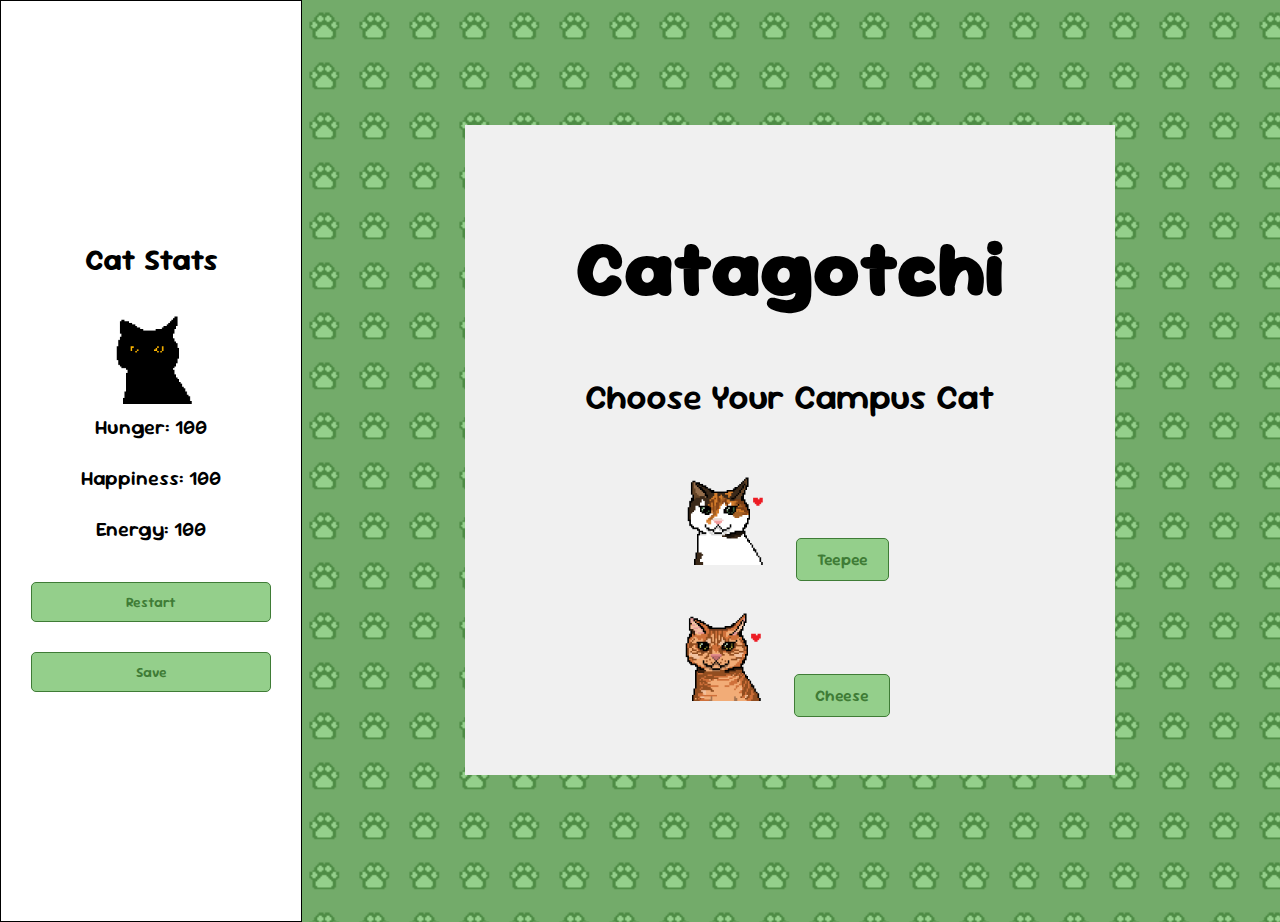
<file: index.html>
<!DOCTYPE html>
<html lang="en">
<head>
    <meta charset="UTF-8">
    <meta name="viewport" content="width=device-width, initial-scale=1.0">
    <link rel="icon" type="image/x-icon" href="teepee-smile.png">
    <link rel="preconnect" href="https://fonts.googleapis.com">
    <link rel="preconnect" href="https://fonts.gstatic.com" crossorigin>
    <link href="https://fonts.googleapis.com/css2?family=Sour+Gummy:ital,wght@0,100..900;1,100..900&display=swap" rel="stylesheet">
    <link rel="stylesheet" href="styles.css">
    <title>Virtual Pet Simulator</title>
</head>
<body>
    <div class="stats-box">
        <h3>Cat Stats</h3>
        <div>
            <img id="stats-image" src="big-mystery.png" alt="Mystery Cat" width="100">
        </div>
        <p id="stat-hunger">Hunger: 100</p>
        <p id="stat-happiness">Happiness: 100</p>
        <p id="stat-energy">Energy: 100</p>
        <button onclick="location.reload()">Restart</button>
        <button onclick="">Save</button>
    </div>
    <div class="content-container">
        <div id="start-screen">
            <h1>Catagotchi</h1>
            <h4>Choose Your Campus Cat</h4>
            <div>
                <img id="select_img" src="big-teepee.png" alt="Teepee" width="100">
                <button onclick="startGame('Teepee')">Teepee</button>
            </div>
            <div>
                <img id="select_img" src="big-cheese.png" alt="Cheese" width="100">
                <button onclick="startGame('Cheese')">Cheese</button>
            </div>
        </div>

        <div id="game-screen" class="hidden">
            <div class="game-container">
                <h2 id="pet-name"></h2>
                <div class="pet-container">
                    <div class="background-container" id="background-container">
                        <img id="background-image" src="tamagotchi-frame.png" alt="Background" width="375" height="500">
                        <div class="text-box" id="text-box">Your pet is happy and healthy!</div>
                    </div>
                </div>
                <div class="needs">
                    <div>Hunger <div class="bar"><div id="hunger-bar" class="bar-fill"></div></div></div>
                    <div>Happiness <div class="bar"><div id="happiness-bar" class="bar-fill"></div></div></div>
                    <div>Energy <div class="bar"><div id="energy-bar" class="bar-fill"></div></div></div>
                </div>
                <button onclick="feedPet()">Feed</button>
                <button onclick="playWithPet()">Play</button>
                <button onclick="restPet()">Rest</button>
            </div>
        </div>

        <div id="lose-screen" class="hidden">
            <h1>Game Over</h1>
            <h2>Your cat has left forever...</h2>
            <button onclick="location.reload()">Play Again</button>
        </div>
    </div>
    <script src="scripts.js"></script>
</body>
</html>
</file>
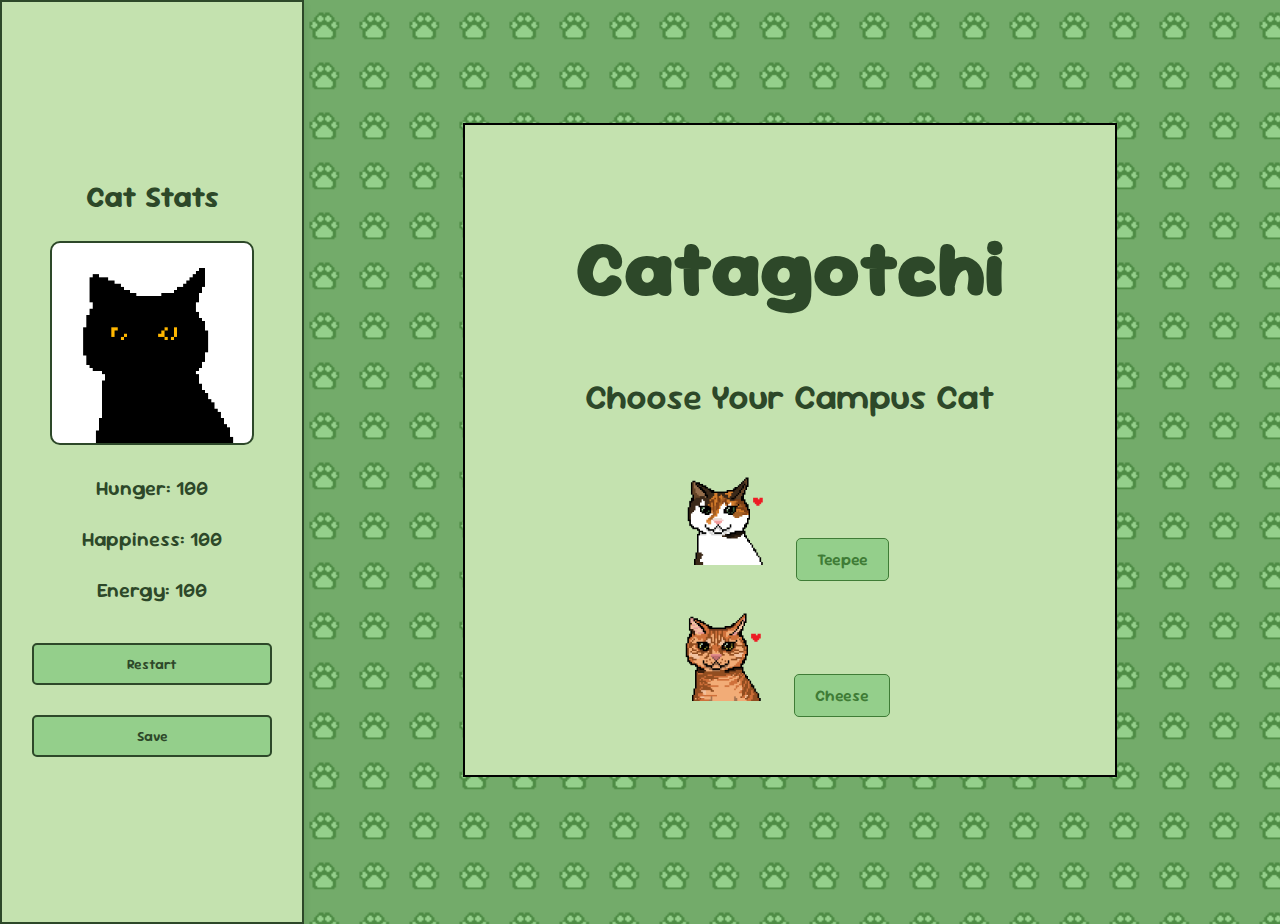
<file: src/index.html>
<!DOCTYPE html>
<html lang="en">
<head>
    <meta charset="UTF-8">
    <meta name="viewport" content="width=device-width, initial-scale=1.0">
    <link rel="icon" type="image/x-icon" href="../images/teepee-smile.png">
    <link rel="preconnect" href="https://fonts.googleapis.com">
    <link rel="preconnect" href="https://fonts.gstatic.com" crossorigin>
    <link href="https://fonts.googleapis.com/css2?family=Sour+Gummy:ital,wght@0,100..900;1,100..900&display=swap" rel="stylesheet">
    <link rel="stylesheet" href="./styles.css">
    <title>Virtual Pet Simulator</title>
</head>
<body>
    <audio id="background-music" src="../sounds/spring_thing.mp3" loop></audio>
    <div class="stats-box">
        <h3 id="stat-name">Cat Stats</h3>
        <div>
            <img id="stats-image" src="../images/big-mystery.png" alt="Mystery Cat">
        </div>
        <p id="stat-hunger">Hunger: 100</p>
        <p id="stat-happiness">Happiness: 100</p>
        <p id="stat-energy">Energy: 100</p>
        <button onclick="location.reload()">Restart</button>
        <button onclick="">Save</button>
    </div>
    <audio id="select-sound" src="../sounds/meowing_cat.mp3"></audio>
    <div class="content-container">
        <div id="start-screen">
            <h1>Catagotchi</h1>
            <h4>Choose Your Campus Cat</h4>
            <div>
                <img id="select_img" src="../images/big-teepee.png" alt="Teepee" width="100">
                <button onclick="playSoundAndStartGame('Teepee')">Teepee</button>
            </div>
            <div>
                <img id="select_img" src="../images/big-cheese.png" alt="Cheese" width="100">
                <button onclick="playSoundAndStartGame('Cheese')">Cheese</button>
            </div>
        </div>

        <div id="game-screen" class="hidden">
            <div class="game-container">
                <h2 id="pet-name"></h2>
                <div class="pet-container">
                    <div class="background-container" id="background-container">
                        <img id="background-image" src="../images/tamagotchi-frame.png" alt="Background" width="375" height="500">
                        <img id="pet-animation" src="../animations/TP_blink.gif" alt="Cat Animation" width="157.5" height="157.5">
                        <div class="text-box" id="text-box">Your pet is happy and healthy!</div>
                    </div>
                </div>
                <div class="needs">
                    <div>Hunger <div class="bar"><div id="hunger-bar" class="bar-fill"></div></div></div>
                    <div>Happiness <div class="bar"><div id="happiness-bar" class="bar-fill"></div></div></div>
                    <div>Energy <div class="bar"><div id="energy-bar" class="bar-fill"></div></div></div>
                </div>
                <button onclick="feedPet()" class="action-button">Feed</button>
                <button onclick="playWithPet()" class="action-button">Play</button>
                <button onclick="restPet()" class="action-button">Rest</button>
            </div>
        </div>

        <div id="lose-screen" class="hidden">
            <h1>Game Over</h1>
            <h2>Your cat has left forever...</h2>
            <button onclick="location.reload()">Play Again</button>
        </div>
    </div>
    <script src="./scripts.js"></script>
</body>
</html>
</file>
<file: styles.css>
h1 {
    font-family: 'Sour Gummy', serif;
    font-weight: 900;
    font-style: normal;
    font-variation-settings: "wdth" 100;
    font-size: 80px;
}

h4 {
    font-family: 'Sour Gummy', serif;
    font-weight: 600;
    font-style: normal;
    font-variation-settings: "wdth" 100;
    font-size: 35px;

}

body, h2, button, .needs div {
    font-family: 'Sour Gummy', serif;
    font-weight: 600;
    font-style: normal;
    font-variation-settings: "wdth" 100;
}

body {
    text-align: center;
    background-color: #f0f0f0;
    display: flex;
    justify-content: center;
    align-items: center;
    height: 100vh;
    margin: 0;
    background-image: url(background-paw.png);
    background-repeat: repeat;
    background-size: 50px;
}

.hidden { display: none; }
.pet-container { margin: 20px; }
.needs {
    display: flex;
    justify-content: center;
    gap: 20px;
}
.bar {
    width: 100px;
    height: 20px;
    background-color: rgb(203, 77, 77);
    border: 1px solid black;
    border-radius: 5px;
    overflow: hidden;
}
.bar-fill {
    height: 100%;
    background-color: #3f7c36;
}

button {
    margin: 20px;
    padding: 10px 20px;
    font-size: 16px;
    background-color: #94cf8b;
    color: #3f7c36;
    border: 1px solid #3f7c36;
    border-radius: 5px;
    cursor: pointer;
}

.background-container {
    width: 400px;
    height: 400px;
    border: 2px solid #000000;
    display: flex; /* Add display flex */
    justify-content: center; /* Center horizontally */
    align-items: center; /* Center vertically */
    margin: 20px auto;
    position: relative;
    background-color: #f0f0f0;
    text-align: center;
}

.text-box {
    width: 100%;
    height: 20px;
    background-color: #3f7c36;
    color: white;
    text-align: center;
    position: absolute;
    bottom: 0;
    font-size: 15px;
    line-height: 20px;
}

.stats-box {
    width: 300px;
    height: 100vh;
    background-color: #ffffff;
    border: 1px solid #000000;
    display: flex;
    flex-direction: column;
    justify-content: center; /* Center vertically */
    align-items: center; /* Center horizontally */
    padding-top: 20px;
    position: absolute;
    top: 0px;
    left: 0px;
}
.stats-box h3 {
    margin: 0 0 10px 0;
    font-size: 30px;
    margin-bottom: 25px;
}
.stats-box p {
    margin: 5px 0;
    font-size: 20px;
    margin-bottom: 20px;
}
.stats-box button {
    width: 80%; /* Adjusted width to fit inside the stats box */
    margin: 10px auto; /* Center the buttons */
    margin-top: 20px;
    padding: 10px;
    font-size: 14px;
    display: block; /* Ensure buttons are block elements */
}

.content-container {
    height: 650px;
    width: 650px;
    margin-left: 300px;
    display: flex; /* Add display flex */
    justify-content: center; /* Center horizontally */
    align-items: center; /* Center vertically */
    text-align: center; /* Ensure text is centered */
    background-color: #f0f0f0;
}

#background-image {
    margin-bottom: 20px;
}
</file>
<file: src/styles.css>
h1 {
    font-family: 'Sour Gummy', serif;
    font-weight: 900;
    font-style: normal;
    font-variation-settings: "wdth" 100;
    font-size: 80px;
    color: #2d4829;
}

h4 {
    font-family: 'Sour Gummy', serif;
    font-weight: 600;
    font-style: normal;
    font-variation-settings: "wdth" 100;
    font-size: 35px;
    color: #2d4829;

}

body, h2, button, .needs div {
    font-family: 'Sour Gummy', serif;
    font-weight: 600;
    font-style: normal;
    font-variation-settings: "wdth" 100;
    color: #2d4829;
}

body {
    text-align: center;
    background-color: #f0f0f0;
    display: flex;
    justify-content: center;
    align-items: center;
    height: 100vh;
    margin: 0;
    background-image: url(../images/background-paw.png);
    background-repeat: repeat;
    background-size: 50px;
}

.hidden { display: none; }
.pet-container { margin: 20px; }
.needs {
    display: flex;
    justify-content: center;
    gap: 20px;
}
.bar {
    width: 100px;
    height: 20px;
    background-color: rgb(203, 77, 77);
    border: 1px solid black;
    border-radius: 5px;
    overflow: hidden;
}
.bar-fill {
    height: 100%;
    background-color: #3f7c36;
}

button {
    margin: 20px;
    padding: 10px 20px;
    font-size: 16px;
    background-color: #94cf8b;
    color: #3f7c36;
    border: 1px solid #3f7c36;
    border-radius: 5px;
    cursor: pointer;
}

button:active {
    background-color: #507746; /* Darker shade when clicked */
}

.background-container {
    width: 400px;
    height: 400px;
    border: 2px solid #000000;
    display: flex; /* Add display flex */
    justify-content: center; /* Center horizontally */
    align-items: center; /* Center vertically */
    margin: 20px auto;
    position: relative;
    background-color: #f0f0f0;
    text-align: center;
}

.text-box {
    width: 100%;
    height: 20px;
    background-color: #3f7c36;
    color: white;
    text-align: center;
    position: absolute;
    bottom: 0;
    font-size: 15px;
    line-height: 20px;
}

.stats-box {
    width: 300px;
    height: 100vh;
    background-color: #c4e2af; /* Lighter green background */
    border: 2px solid #2d4829; /* Darker green border */
    display: flex;
    flex-direction: column;
    justify-content: center;
    align-items: center;
    padding-top: 20px;
    position: absolute;
    top: 0px;
    left: 0px;
    box-shadow: 0 4px 8px rgba(0, 0, 0, 0.1); /* Subtle shadow for depth */
}

.stats-box h3 {
    margin: 0 0 10px 0;
    font-size: 30px;
    margin-bottom: 25px;
    color: #2d4829; /* Darker green text */
}

#stats-image {
    width: 200px;
    border: 2px solid #2d4829; /* Darker green border */
    background-color: white;
    border-radius: 10px; /* Rounded corners */
    margin-bottom: 20px; /* Space below the image */
}

.stats-box p {
    margin: 5px 0;
    font-size: 20px;
    margin-bottom: 20px;
    color: #2d4829; /* Darker green text */
}

.stats-box button {
    width: 80%;
    margin: 10px auto;
    margin-top: 20px;
    padding: 10px;
    font-size: 14px;
    display: block;
    background-color: #94cf8b; /* Matching button color */
    color: #2d4829; /* Darker green text */
    border: 2px solid #2d4829; /* Darker green border */
    border-radius: 5px;
    cursor: pointer;
    transition: background-color 0.3s; /* Smooth transition */
}

.stats-box button:hover {
    background-color: #76b76e; /* Slightly darker green on hover */
}

.content-container {
    height: 650px;
    width: 650px;
    margin-left: 300px;
    display: flex; /* Add display flex */
    justify-content: center; /* Center horizontally */
    align-items: center; /* Center vertically */
    text-align: center; /* Ensure text is centered */
    background-color: #c4e2af;
    border: 2px solid black; /* Corrected border property */
}

#background-image {
    margin-bottom: 20px;
    position: absolute;
    z-index: 1;
}

#pet-animation {
    margin-left: 2px;
    margin-bottom: 3px;
    z-index: 0;
    position:absolute;
    animation: speed-up 0.5s infinite;
}

.selection-container {
    display: flex;
    justify-content: center;
    gap: 20px; /* Space between buttons */
    margin-top: 20px;
}

.selection-button {
    display: flex;
    flex-direction: column;
    align-items: center;
    background-color: #94cf8b;
    color: #3f7c36;
    border: 2px solid #3f7c36;
    border-radius: 5px;
    padding: 10px;
    cursor: pointer;
    transition: background-color 0.3s;
    text-align: center;
}

.selection-button img {
    width: 100px; /* Adjust size as needed */
    height: auto;
    margin-bottom: 10px; /* Space between image and text */
}

.selection-button:hover {
    background-color: #76b76e; /* Slightly darker green on hover */
}
</file>
